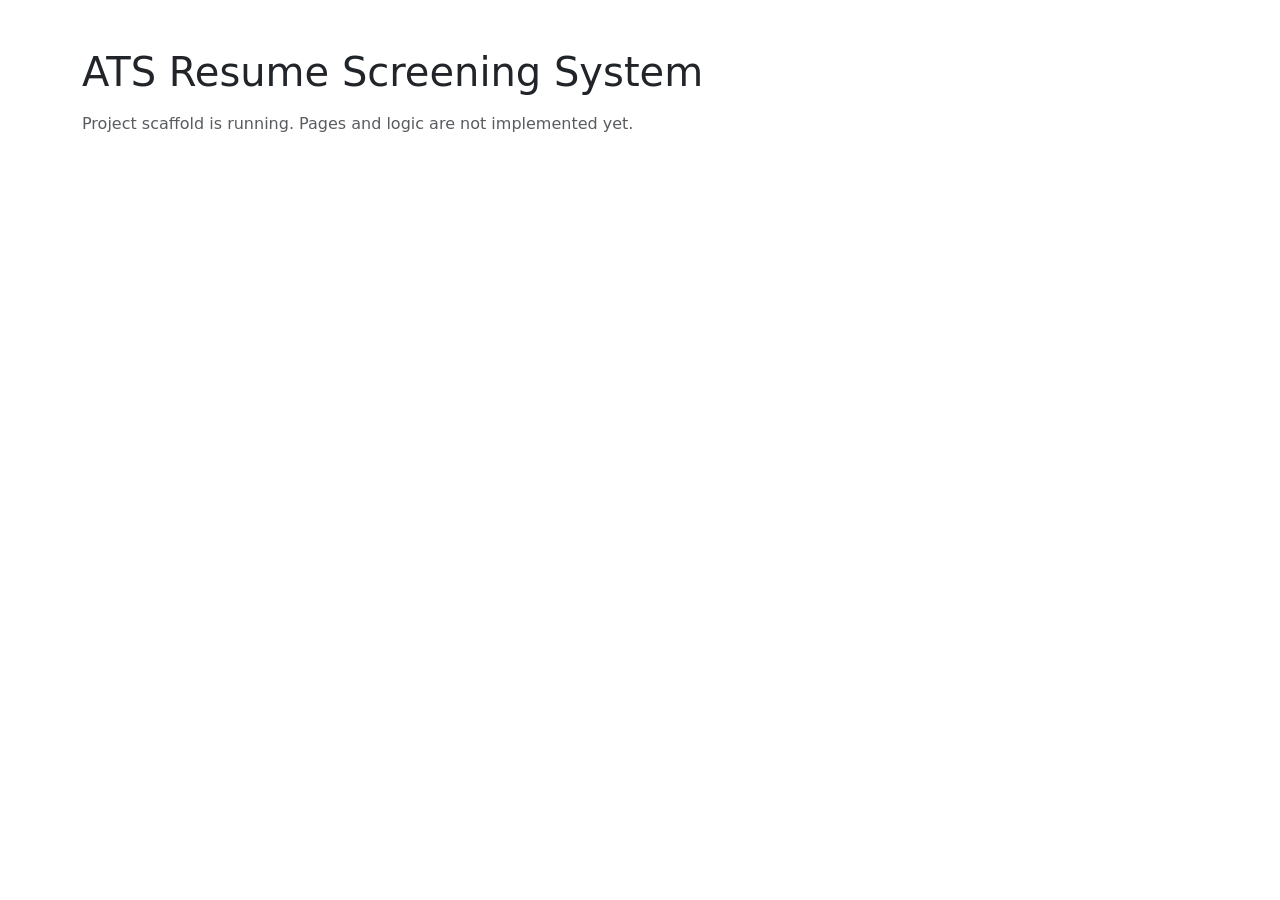
<file: templates/index.html>
<!DOCTYPE html>
<html lang="en">
<head>
    <meta charset="UTF-8">
    <meta name="viewport" content="width=device-width, initial-scale=1.0">
    <title>ATS Resume Screening System</title>
    <link href="https://cdn.jsdelivr.net/npm/bootstrap@5.3.3/dist/css/bootstrap.min.css" rel="stylesheet">
    <link rel="stylesheet" href="/static/css/style.css">
</head>
<body>
    <div class="container py-5">
        <h1 class="mb-3">ATS Resume Screening System</h1>
        <p class="text-muted">Project scaffold is running. Pages and logic are not implemented yet.</p>
    </div>

    <script src="https://cdn.jsdelivr.net/npm/bootstrap@5.3.3/dist/js/bootstrap.bundle.min.js"></script>
    <script src="/static/js/api.js"></script>
</body>
</html>
</file>
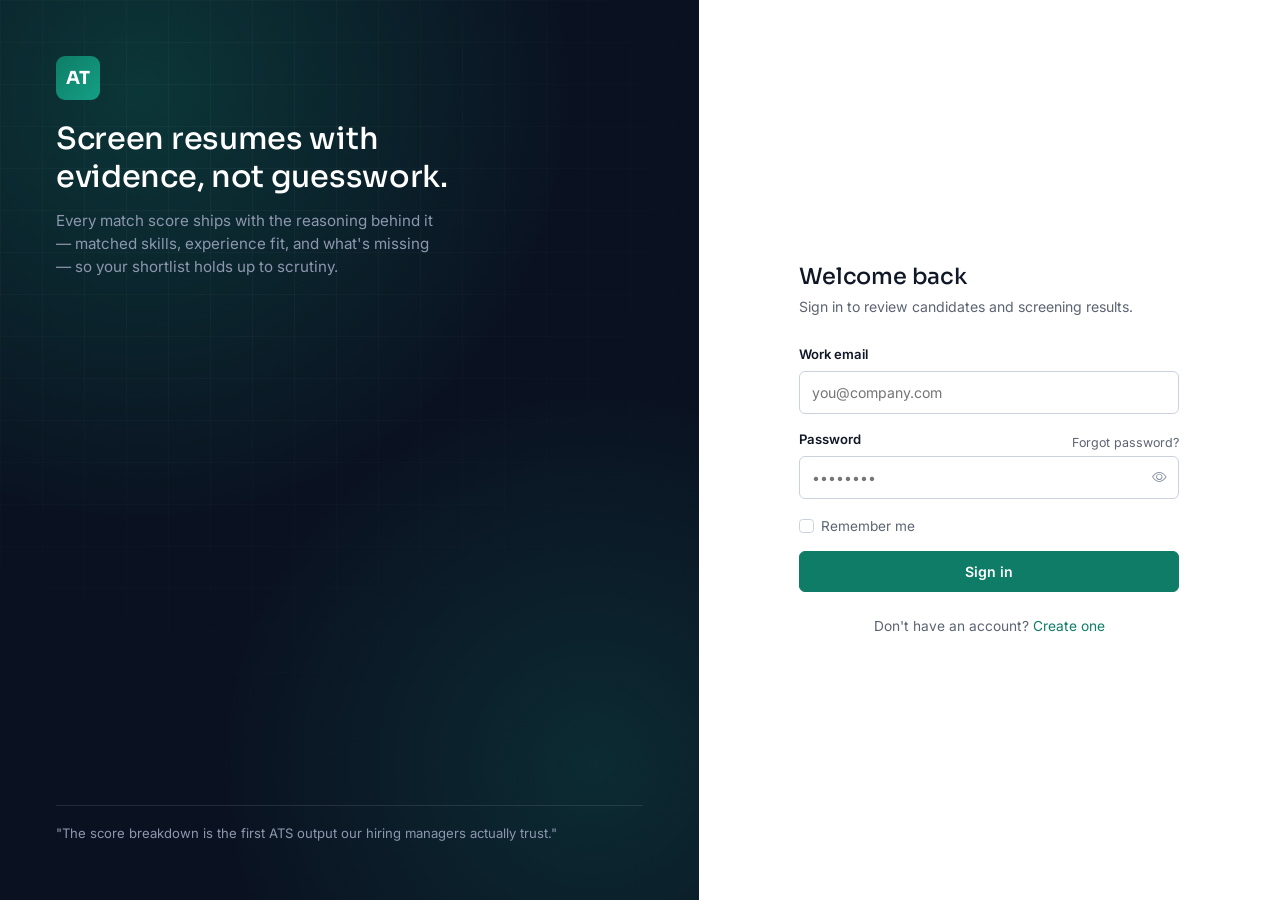
<file: frontend/candidate-result.html>
<!DOCTYPE html>
<html lang="en">
<head>
<meta charset="UTF-8">
<meta name="viewport" content="width=device-width, initial-scale=1.0">
<title>Candidate Result · ATS Screen</title>
<link rel="preconnect" href="https://fonts.googleapis.com">
<link href="https://fonts.googleapis.com/css2?family=Sora:wght@500;600;700&family=Inter:wght@400;500;600;700&family=IBM+Plex+Mono:wght@500;600&display=swap" rel="stylesheet">
<link href="https://cdn.jsdelivr.net/npm/bootstrap@5.3.3/dist/css/bootstrap.min.css" rel="stylesheet">
<link href="https://cdn.jsdelivr.net/npm/bootstrap-icons@1.11.3/font/bootstrap-icons.css" rel="stylesheet">
<link rel="stylesheet" href="css/style.css">
</head>
<body data-page="results" data-page-title="Candidate Result">

<div class="app-shell">
  <div id="sidebar-root"></div>

  <div class="app-main">
    <div id="navbar-root"></div>

    <main class="app-content">
      <a href="results.html" class="btn-ghost-sm mb-3 d-inline-flex"><i class="bi bi-arrow-left me-1"></i> Back to results</a>

      <div class="page-header d-flex flex-wrap align-items-start justify-content-between gap-3">
        <div class="d-flex align-items-center gap-3">
          <div class="sidebar-avatar" style="width:52px;height:52px;font-size:1.1rem; background:var(--brand-teal-tint); color:var(--brand-teal-dark);" id="candidateAvatar"></div>
          <div>
            <h1 class="mb-1" id="candidateName">—</h1>
            <p class="mb-0" id="candidateMeta">—</p>
          </div>
        </div>
        <span id="candidateStatusBadge"></span>
      </div>

      <div class="row g-3">
        <!-- ATS Score card -->
        <div class="col-lg-5">
          <div class="section-card h-100">
            <div class="section-card__header">
              <h2>ATS match score</h2>
            </div>
            <div class="section-card__body">
              <div class="d-flex justify-content-center mb-4" id="scoreGaugeContainer"></div>

              <div class="d-flex flex-column gap-3" id="scoreProgressBars">
                <!-- injected: semantic / skills / experience progress bars -->
              </div>
            </div>
          </div>
        </div>

        <!-- Skills card -->
        <div class="col-lg-7">
          <div class="section-card h-100">
            <div class="section-card__header">
              <h2>Skills match</h2>
              <span class="badge-c badge-neutral" id="skillsMatchSummary">—</span>
            </div>
            <div class="section-card__body">
              <div class="progress mb-1" style="height:8px; background:var(--border);">
                <div class="progress-bar" id="skillsProgressBar" role="progressbar" style="width:0%; background-color:var(--brand-teal);"></div>
              </div>
              <p class="form-hint mb-4">Share of required skills found in this resume.</p>

              <h3 class="fs-6 mb-2">Matching skills</h3>
              <div class="mb-4" id="matchingSkillsList"></div>

              <h3 class="fs-6 mb-2">Missing skills</h3>
              <div id="missingSkillsList"></div>
            </div>
          </div>
        </div>
      </div>

      <div class="row g-3 mt-1">
        <!-- Recommendation card -->
        <div class="col-lg-6">
          <div class="section-card h-100">
            <div class="section-card__header">
              <h2>Recommendation</h2>
            </div>
            <div class="section-card__body" id="recommendationList">
              <!-- injected by candidate-result.js -->
            </div>
          </div>
        </div>

        <!-- Resume Summary card -->
        <div class="col-lg-6">
          <div class="section-card h-100">
            <div class="section-card__header">
              <h2>Resume summary</h2>
            </div>
            <div class="section-card__body">
              <p class="text-secondary-c mb-0" id="resumeSummaryText" style="font-size:0.88rem; line-height:1.7;">—</p>
            </div>
          </div>
        </div>
      </div>

      <div class="row g-3 mt-1">
        <div class="col-12">
          <div class="section-card">
            <div class="section-card__body d-flex flex-wrap align-items-center justify-content-between gap-3">
              <p class="text-secondary-c mb-0" style="font-size:0.86rem;">Update this candidate's status once you've reviewed the details above.</p>
              <div class="d-flex gap-2">
                <button class="btn-outline-brand" id="rejectBtn"><i class="bi bi-x-lg me-1"></i> Reject</button>
                <button class="btn-brand" id="shortlistBtn"><i class="bi bi-check-lg me-1"></i> Shortlist</button>
              </div>
            </div>
          </div>
        </div>
      </div>
    </main>
  </div>
</div>

<script src="https://cdn.jsdelivr.net/npm/bootstrap@5.3.3/dist/js/bootstrap.bundle.min.js"></script>
<script src="js/api.js"></script>
<script src="js/components.js"></script>
<script src="js/candidate-result.js"></script>
</body>
</html>
</file>
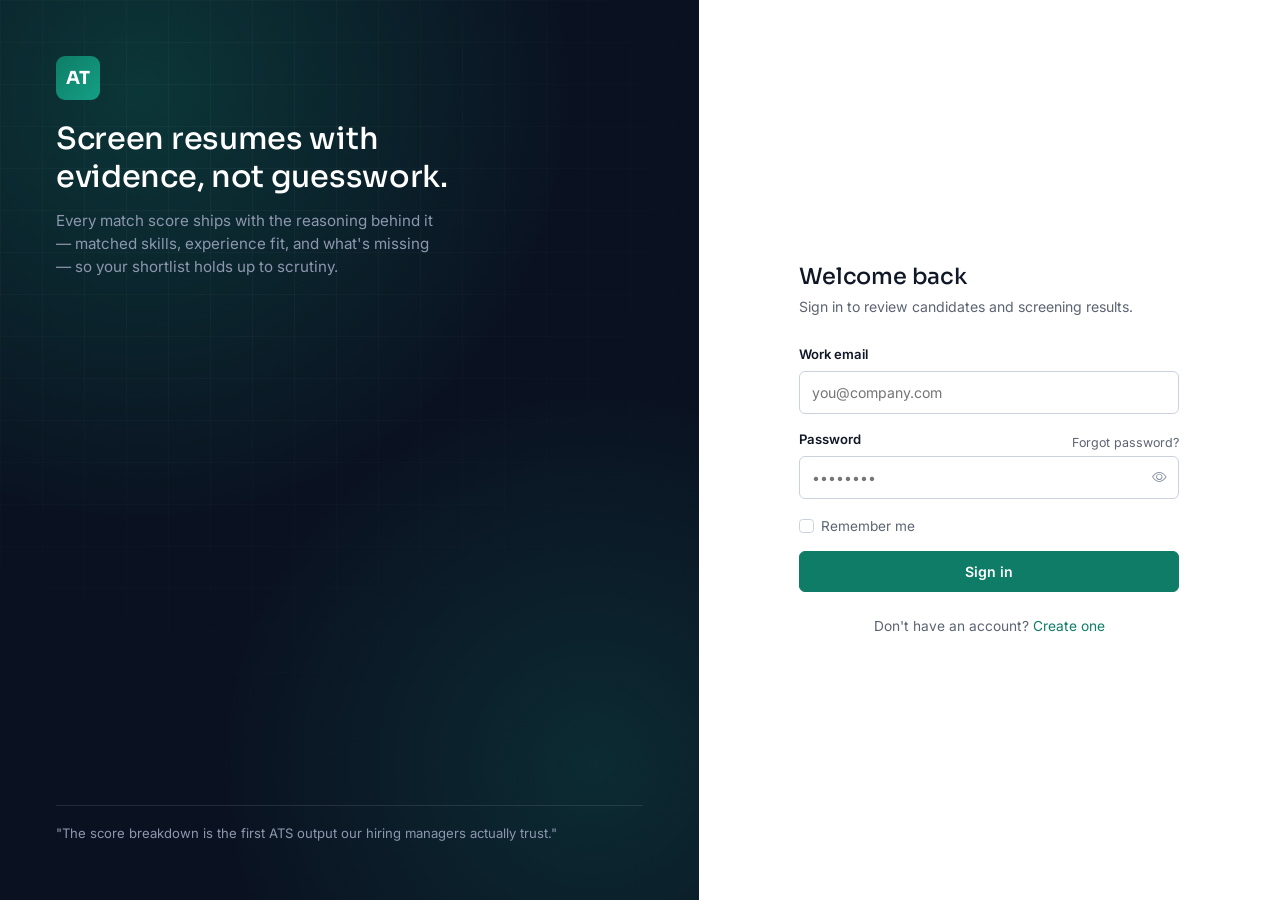
<file: frontend/dashboard.html>
<!DOCTYPE html>
<html lang="en">
<head>
<meta charset="UTF-8">
<meta name="viewport" content="width=device-width, initial-scale=1.0">
<title>Dashboard · ATS Screen</title>
<link rel="preconnect" href="https://fonts.googleapis.com">
<link href="https://fonts.googleapis.com/css2?family=Sora:wght@500;600;700&family=Inter:wght@400;500;600;700&family=IBM+Plex+Mono:wght@500;600&display=swap" rel="stylesheet">
<link href="https://cdn.jsdelivr.net/npm/bootstrap@5.3.3/dist/css/bootstrap.min.css" rel="stylesheet">
<link href="https://cdn.jsdelivr.net/npm/bootstrap-icons@1.11.3/font/bootstrap-icons.css" rel="stylesheet">
<link rel="stylesheet" href="css/style.css">
</head>
<body data-page="dashboard" data-page-title="Dashboard">

<div class="app-shell">
  <div id="sidebar-root"></div>

  <div class="app-main">
    <div id="navbar-root"></div>

    <main class="app-content">
      <div class="page-header">
        <h1>Good to see you 👋</h1>
        <p>Here's how your open roles are performing today.</p>
      </div>

      <div class="row g-3 mb-4" id="statsRow">
        <!-- stat tiles injected by dashboard.js -->
      </div>

      <div class="row g-3">
        <div class="col-lg-7">
          <div class="section-card h-100">
            <div class="section-card__header">
              <h2>Top candidates this week</h2>
              <a href="results.html" class="btn-ghost-sm">View all <i class="bi bi-arrow-right ms-1"></i></a>
            </div>
            <div class="section-card__body" id="topCandidatesList">
              <!-- injected by dashboard.js -->
            </div>
          </div>
        </div>

        <div class="col-lg-5">
          <div class="section-card h-100">
            <div class="section-card__header">
              <h2>Recent activity</h2>
            </div>
            <div class="section-card__body" id="activityList">
              <!-- injected by dashboard.js -->
            </div>
          </div>
        </div>
      </div>

      <div class="row g-3 mt-1">
        <div class="col-12">
          <div class="section-card">
            <div class="section-card__header">
              <h2>Recent resumes</h2>
              <a href="upload-resume.html" class="btn-ghost-sm">Upload more <i class="bi bi-arrow-right ms-1"></i></a>
            </div>
            <div class="table-responsive">
              <table class="table-c">
                <thead>
                  <tr>
                    <th>Candidate</th>
                    <th>Resume</th>
                    <th>Applied for</th>
                    <th>Uploaded</th>
                    <th>Status</th>
                  </tr>
                </thead>
                <tbody id="recentResumesTableBody">
                  <!-- injected by dashboard.js -->
                </tbody>
              </table>
            </div>
          </div>
        </div>
      </div>

      <div class="row g-3 mt-1">
        <div class="col-12">
          <div class="section-card">
            <div class="section-card__body d-flex flex-wrap align-items-center justify-content-between gap-3">
              <div>
                <h2 class="mb-1" style="font-size:1rem;">Ready to screen more candidates?</h2>
                <p class="text-secondary-c mb-0" style="font-size:0.86rem;">Upload resumes or post a new job description to keep your pipeline moving.</p>
              </div>
              <div class="d-flex gap-2">
                <a href="upload-resume.html" class="btn-outline-brand"><i class="bi bi-file-earmark-arrow-up me-1"></i> Upload Resume</a>
                <a href="post-job.html" class="btn-brand"><i class="bi bi-briefcase me-1"></i> Post Job</a>
              </div>
            </div>
          </div>
        </div>
      </div>
    </main>
  </div>
</div>

<script src="https://cdn.jsdelivr.net/npm/bootstrap@5.3.3/dist/js/bootstrap.bundle.min.js"></script>
<script src="js/api.js"></script>
<script src="js/components.js"></script>
<script src="js/dashboard.js"></script>
</body>
</html>
</file>
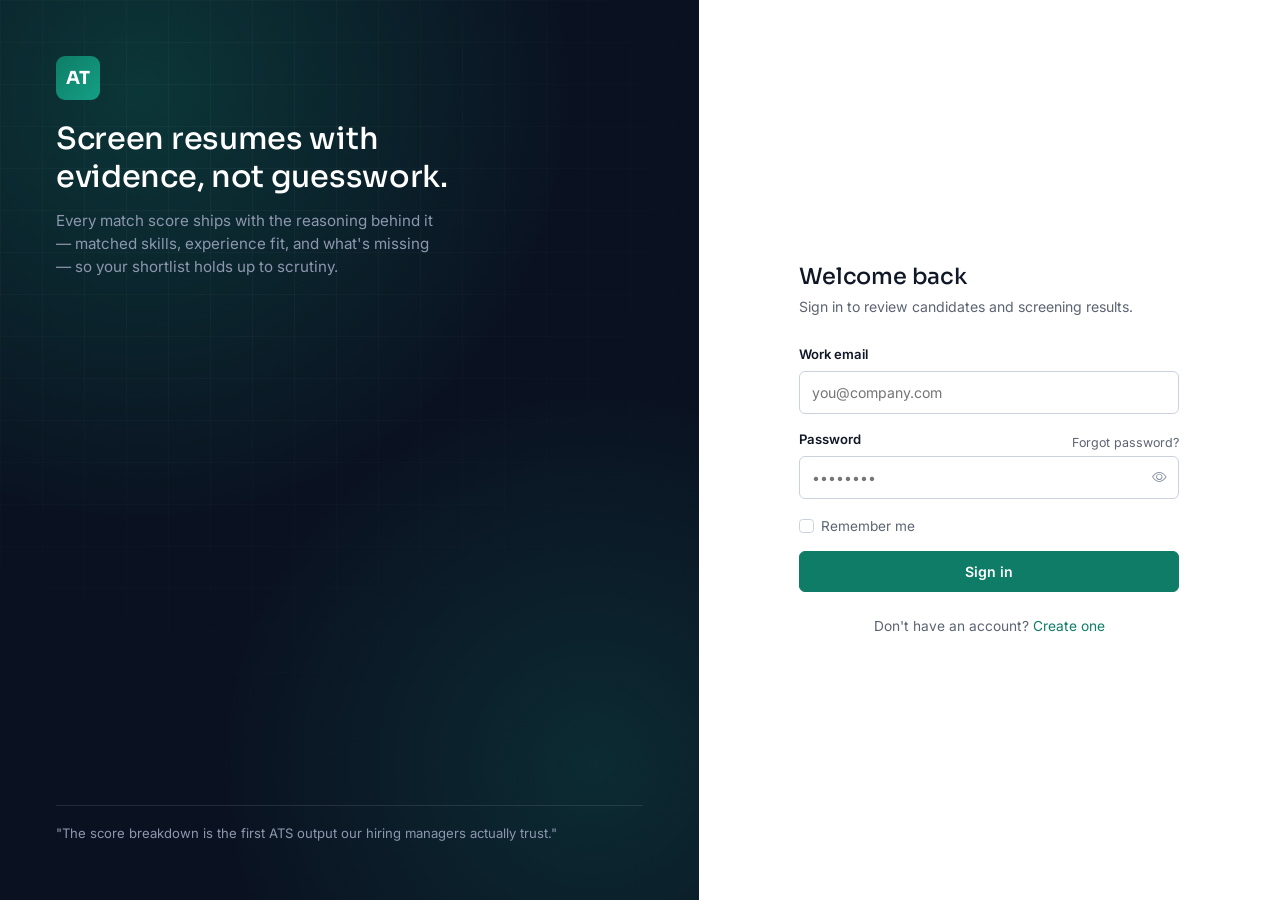
<file: frontend/login.html>
<!DOCTYPE html>
<html lang="en">
<head>
<meta charset="UTF-8">
<meta name="viewport" content="width=device-width, initial-scale=1.0">
<title>Sign in · ATS Screen</title>
<link rel="preconnect" href="https://fonts.googleapis.com">
<link href="https://fonts.googleapis.com/css2?family=Sora:wght@500;600;700&family=Inter:wght@400;500;600;700&family=IBM+Plex+Mono:wght@500;600&display=swap" rel="stylesheet">
<link href="https://cdn.jsdelivr.net/npm/bootstrap@5.3.3/dist/css/bootstrap.min.css" rel="stylesheet">
<link href="https://cdn.jsdelivr.net/npm/bootstrap-icons@1.11.3/font/bootstrap-icons.css" rel="stylesheet">
<link rel="stylesheet" href="css/style.css">
</head>
<body>

<div class="auth-shell">
  <!-- Brand panel (hidden on mobile) -->
  <div class="auth-brand-panel">
    <div class="auth-brand-panel__content">
      <div class="sidebar-brand__mark">AT</div>
      <h2>Screen resumes with evidence, not guesswork.</h2>
      <p>Every match score ships with the reasoning behind it — matched skills, experience fit, and what's missing — so your shortlist holds up to scrutiny.</p>
    </div>
    <div class="auth-quote">
      "The score breakdown is the first ATS output our hiring managers actually trust."
    </div>
  </div>

  <!-- Form panel -->
  <div class="auth-form-panel">
    <div class="auth-form-card">
      <div class="mobile-brand">
        <div class="sidebar-brand__mark">AT</div>
        <div class="sidebar-brand__text">ATS Screen</div>
      </div>

      <h1>Welcome back</h1>
      <p>Sign in to review candidates and screening results.</p>

      <div class="auth-alert" id="authAlert" role="alert"></div>

      <form id="loginForm" novalidate>
        <div class="mb-3">
          <label for="loginEmail" class="form-label-c">Work email</label>
          <input type="email" class="form-control-c" id="loginEmail" placeholder="you@company.com" autocomplete="email" required>
        </div>
        <div class="mb-3">
          <div class="d-flex justify-content-between align-items-center">
            <label for="loginPassword" class="form-label-c">Password</label>
            <a href="#" class="small text-secondary-c" style="font-size:0.78rem;">Forgot password?</a>
          </div>
          <div class="password-field">
            <input type="password" class="form-control-c" id="loginPassword" placeholder="••••••••" autocomplete="current-password" required>
            <button type="button" class="password-toggle-btn" id="loginPasswordToggle" aria-label="Show password" aria-pressed="false">
              <i class="bi bi-eye"></i>
            </button>
          </div>
        </div>

        <div class="form-check mb-1">
          <input class="form-check-input" type="checkbox" id="rememberMeCheckbox">
          <label class="form-check-label" for="rememberMeCheckbox" style="font-size:0.85rem; color:var(--text-secondary);">
            Remember me
          </label>
        </div>

        <button type="submit" class="btn-brand w-100 mt-2" id="loginSubmitBtn">Sign in</button>
      </form>

      <p class="text-center text-secondary-c mt-4 mb-0" style="font-size:0.86rem;">
        Don't have an account? <a href="register.html">Create one</a>
      </p>
    </div>
  </div>
</div>

<script src="https://cdn.jsdelivr.net/npm/bootstrap@5.3.3/dist/js/bootstrap.bundle.min.js"></script>
<script src="js/api.js"></script>
<script src="js/auth.js"></script>
</body>
</html>
</file>
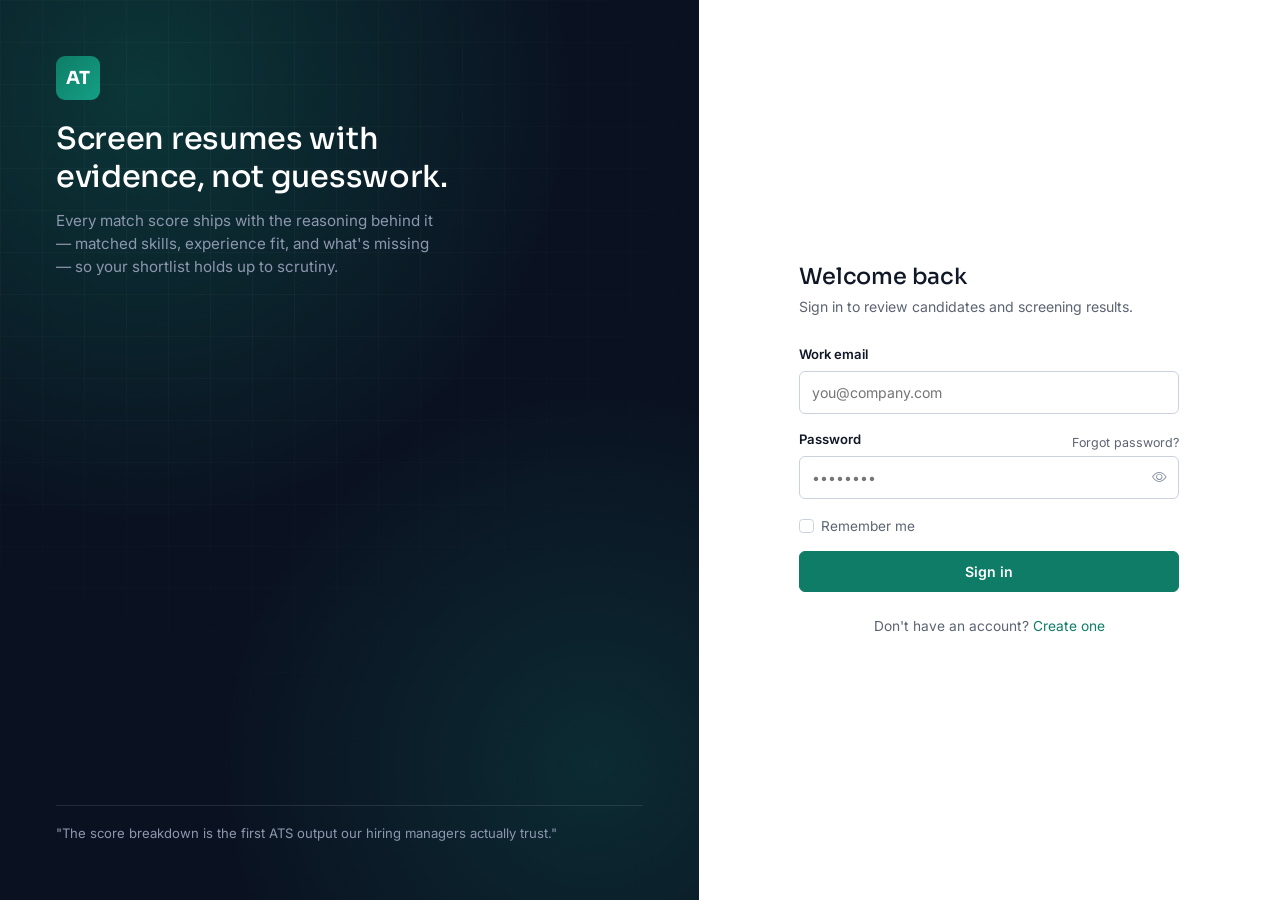
<file: frontend/post-job.html>
<!DOCTYPE html>
<html lang="en">
<head>
<meta charset="UTF-8">
<meta name="viewport" content="width=device-width, initial-scale=1.0">
<title>Post Job · ATS Screen</title>
<link rel="preconnect" href="https://fonts.googleapis.com">
<link href="https://fonts.googleapis.com/css2?family=Sora:wght@500;600;700&family=Inter:wght@400;500;600;700&family=IBM+Plex+Mono:wght@500;600&display=swap" rel="stylesheet">
<link href="https://cdn.jsdelivr.net/npm/bootstrap@5.3.3/dist/css/bootstrap.min.css" rel="stylesheet">
<link href="https://cdn.jsdelivr.net/npm/bootstrap-icons@1.11.3/font/bootstrap-icons.css" rel="stylesheet">
<link rel="stylesheet" href="css/style.css">
</head>
<body data-page="post-job" data-page-title="Post Job">

<div class="app-shell">
  <div id="sidebar-root"></div>

  <div class="app-main">
    <div id="navbar-root"></div>

    <main class="app-content">
      <div class="page-header">
        <h1>Post a job description</h1>
        <p>Define the role once — every uploaded resume gets scored against it automatically.</p>
      </div>

      <div class="row g-3">
        <div class="col-lg-8">
          <div class="section-card">
            <div class="section-card__body">
              <div class="auth-alert" id="jobFormAlert" role="alert"></div>

              <form id="postJobForm" novalidate>
                <div class="mb-3">
                  <label for="jobTitle" class="form-label-c">Job title</label>
                  <input type="text" class="form-control-c" id="jobTitle" placeholder="e.g. Senior Backend Engineer" required>
                </div>

                <div class="row g-3 mb-3">
                  <div class="col-md-6">
                    <label for="jobDepartment" class="form-label-c">Department</label>
                    <input type="text" class="form-control-c" id="jobDepartment" placeholder="e.g. Engineering">
                  </div>
                  <div class="col-md-6">
                    <label for="jobMinExperience" class="form-label-c">Minimum experience (years)</label>
                    <input type="number" min="0" step="0.5" class="form-control-c" id="jobMinExperience" placeholder="e.g. 3">
                  </div>
                </div>

                <div class="mb-3">
                  <label for="jobEducation" class="form-label-c">Required education <span class="text-muted-c">(optional)</span></label>
                  <input type="text" class="form-control-c" id="jobEducation" placeholder="e.g. B.Tech in Computer Science">
                </div>

                <div class="mb-3">
                  <label for="jobDescription" class="form-label-c">Job description</label>
                  <textarea class="form-control-c" id="jobDescription" rows="7" placeholder="Describe responsibilities, requirements, and what success looks like in this role..." required></textarea>
                </div>

                <div class="mb-1">
                  <label for="skillInput" class="form-label-c">Required skills</label>
                  <div class="tag-input" id="tagInputWrapper">
                    <span id="tagChips"></span>
                    <input type="text" id="skillInput" placeholder="Type a skill and press Enter">
                  </div>
                  <p class="form-hint">Press Enter or comma to add a skill, e.g. Python, Docker, REST APIs.</p>
                </div>

                <div class="d-flex justify-content-end gap-2 mt-4">
                  <a href="dashboard.html" class="btn-outline-brand">Cancel</a>
                  <button type="submit" class="btn-brand" id="postJobSubmitBtn"><i class="bi bi-send me-1"></i> Publish job</button>
                </div>
              </form>
            </div>
          </div>
        </div>

        <div class="col-lg-4">
          <div class="section-card">
            <div class="section-card__header">
              <h2>Why skills matter</h2>
            </div>
            <div class="section-card__body">
              <p class="text-secondary-c" style="font-size:0.85rem;">
                Skills you list here become the basis for each candidate's match score — the AI engine compares
                required skills against what it finds in each resume, and shows exactly which ones matched and which
                are missing on the Results page.
              </p>
              <div class="d-flex align-items-start gap-2 mt-3">
                <i class="bi bi-info-circle text-secondary-c mt-1"></i>
                <p class="text-secondary-c mb-0" style="font-size:0.8rem;">Be specific — "React" and "Frontend development" produce different match signals.</p>
              </div>
            </div>
          </div>
        </div>
      </div>
    </main>
  </div>
</div>

<script src="https://cdn.jsdelivr.net/npm/bootstrap@5.3.3/dist/js/bootstrap.bundle.min.js"></script>
<script src="js/api.js"></script>
<script src="js/components.js"></script>
<script src="js/post-job.js"></script>
</body>
</html>
</file>
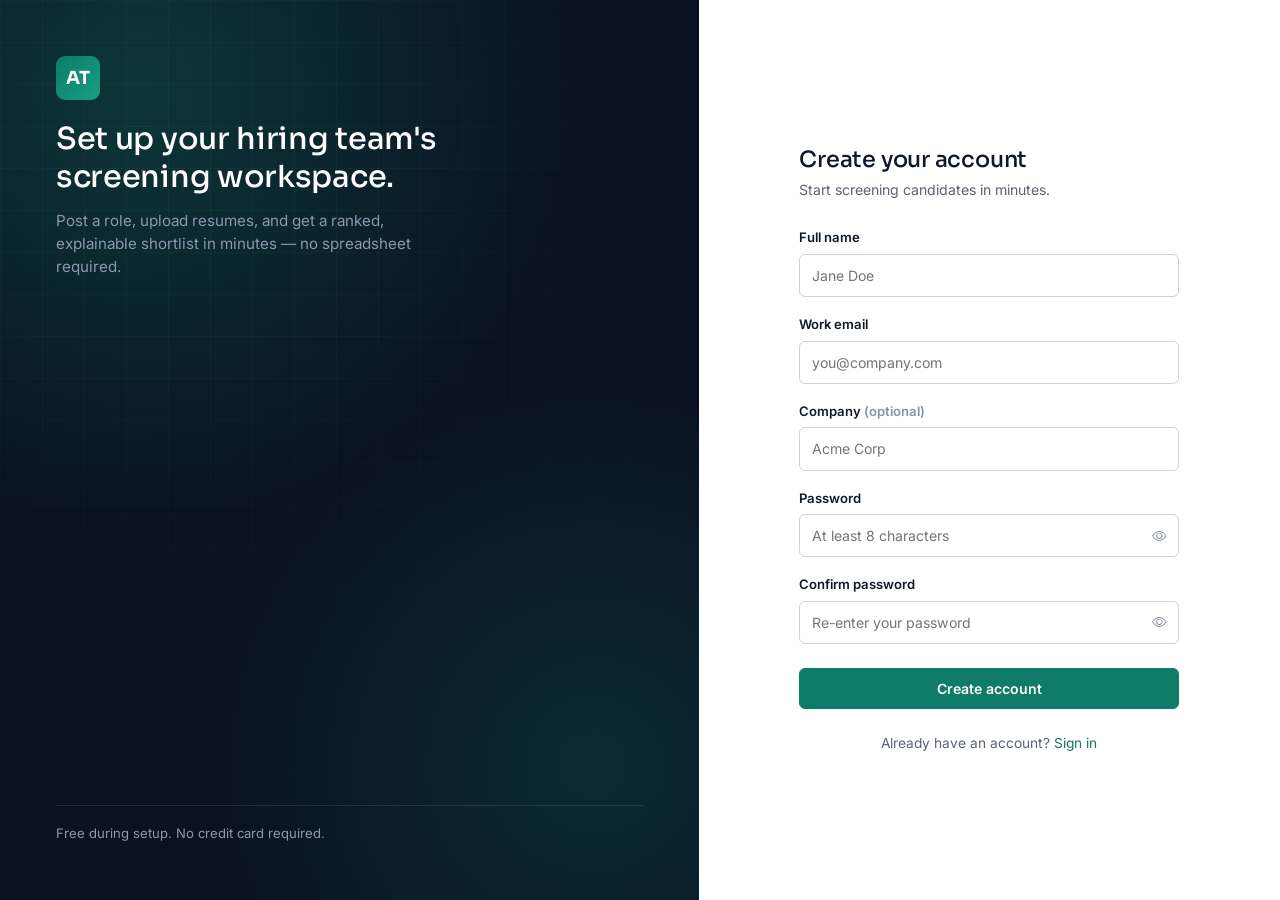
<file: frontend/register.html>
<!DOCTYPE html>
<html lang="en">
<head>
<meta charset="UTF-8">
<meta name="viewport" content="width=device-width, initial-scale=1.0">
<title>Create account · ATS Screen</title>
<link rel="preconnect" href="https://fonts.googleapis.com">
<link href="https://fonts.googleapis.com/css2?family=Sora:wght@500;600;700&family=Inter:wght@400;500;600;700&family=IBM+Plex+Mono:wght@500;600&display=swap" rel="stylesheet">
<link href="https://cdn.jsdelivr.net/npm/bootstrap@5.3.3/dist/css/bootstrap.min.css" rel="stylesheet">
<link href="https://cdn.jsdelivr.net/npm/bootstrap-icons@1.11.3/font/bootstrap-icons.css" rel="stylesheet">
<link rel="stylesheet" href="css/style.css">
</head>
<body>

<div class="auth-shell">
  <div class="auth-brand-panel">
    <div class="auth-brand-panel__content">
      <div class="sidebar-brand__mark">AT</div>
      <h2>Set up your hiring team's screening workspace.</h2>
      <p>Post a role, upload resumes, and get a ranked, explainable shortlist in minutes — no spreadsheet required.</p>
    </div>
    <div class="auth-quote">
      Free during setup. No credit card required.
    </div>
  </div>

  <div class="auth-form-panel">
    <div class="auth-form-card">
      <div class="mobile-brand">
        <div class="sidebar-brand__mark">AT</div>
        <div class="sidebar-brand__text">ATS Screen</div>
      </div>

      <h1>Create your account</h1>
      <p>Start screening candidates in minutes.</p>

      <div class="auth-alert" id="authAlert" role="alert"></div>

      <form id="registerForm" novalidate>
        <div class="mb-3">
          <label for="registerName" class="form-label-c">Full name</label>
          <input type="text" class="form-control-c" id="registerName" placeholder="Jane Doe" autocomplete="name" required>
        </div>
        <div class="mb-3">
          <label for="registerEmail" class="form-label-c">Work email</label>
          <input type="email" class="form-control-c" id="registerEmail" placeholder="you@company.com" autocomplete="email" required>
        </div>
        <div class="mb-3">
          <label for="registerCompany" class="form-label-c">Company <span class="text-muted-c">(optional)</span></label>
          <input type="text" class="form-control-c" id="registerCompany" placeholder="Acme Corp" autocomplete="organization">
        </div>
        <div class="mb-3">
          <label for="registerPassword" class="form-label-c">Password</label>
          <div class="password-field">
            <input type="password" class="form-control-c" id="registerPassword" placeholder="At least 8 characters" autocomplete="new-password" required>
            <button type="button" class="password-toggle-btn" id="registerPasswordToggle" aria-label="Show password" aria-pressed="false">
              <i class="bi bi-eye"></i>
            </button>
          </div>
        </div>
        <div class="mb-3">
          <label for="registerConfirmPassword" class="form-label-c">Confirm password</label>
          <div class="password-field">
            <input type="password" class="form-control-c" id="registerConfirmPassword" placeholder="Re-enter your password" autocomplete="new-password" required>
            <button type="button" class="password-toggle-btn" id="registerConfirmPasswordToggle" aria-label="Show password" aria-pressed="false">
              <i class="bi bi-eye"></i>
            </button>
          </div>
        </div>

        <button type="submit" class="btn-brand w-100 mt-2" id="registerSubmitBtn">Create account</button>
      </form>

      <p class="text-center text-secondary-c mt-4 mb-0" style="font-size:0.86rem;">
        Already have an account? <a href="login.html">Sign in</a>
      </p>
    </div>
  </div>
</div>

<script src="https://cdn.jsdelivr.net/npm/bootstrap@5.3.3/dist/js/bootstrap.bundle.min.js"></script>
<script src="js/api.js"></script>
<script src="js/auth.js"></script>
</body>
</html>
</file>
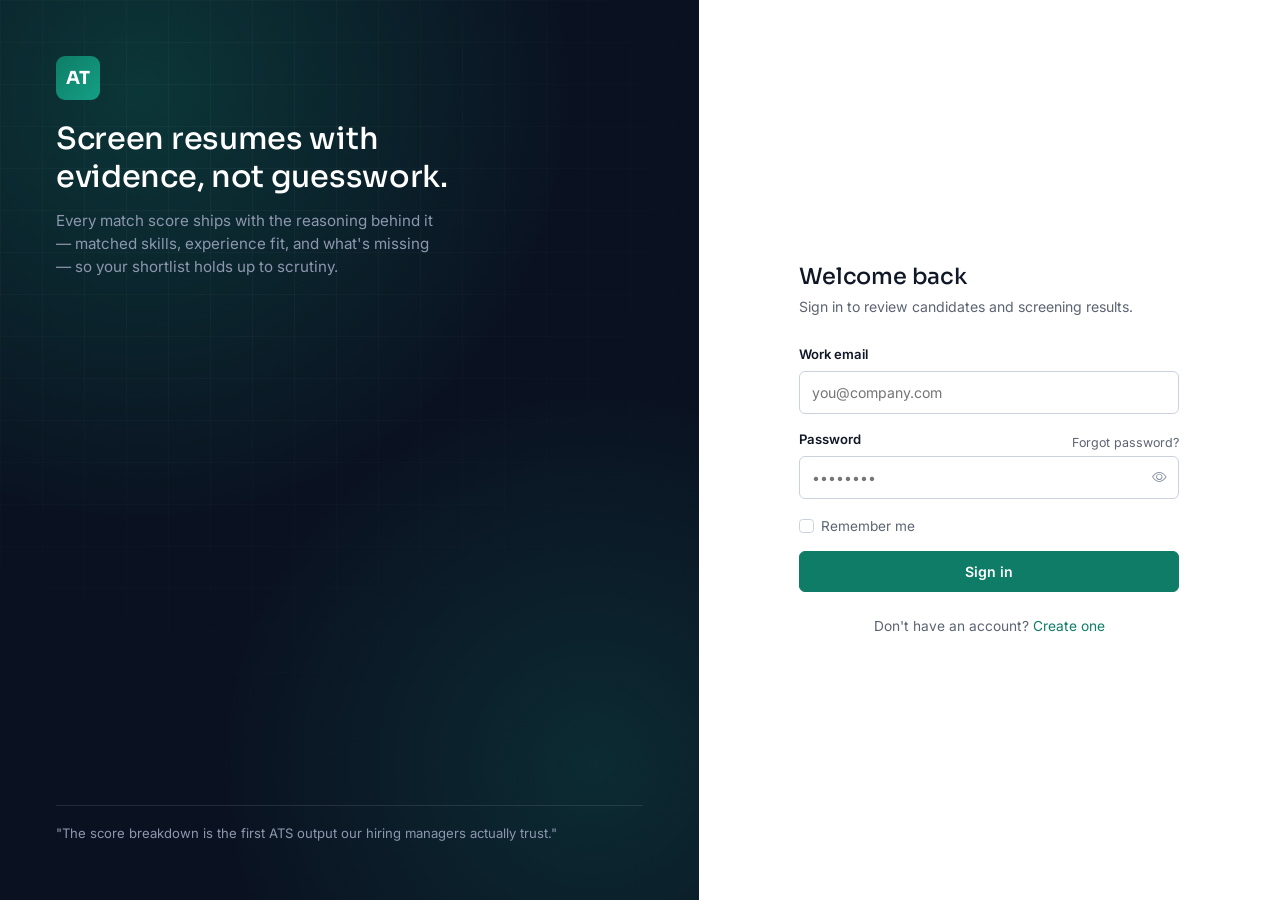
<file: frontend/results.html>
<!DOCTYPE html>
<html lang="en">
<head>
<meta charset="UTF-8">
<meta name="viewport" content="width=device-width, initial-scale=1.0">
<title>Screening Results · ATS Screen</title>
<link rel="preconnect" href="https://fonts.googleapis.com">
<link href="https://fonts.googleapis.com/css2?family=Sora:wght@500;600;700&family=Inter:wght@400;500;600;700&family=IBM+Plex+Mono:wght@500;600&display=swap" rel="stylesheet">
<link href="https://cdn.jsdelivr.net/npm/bootstrap@5.3.3/dist/css/bootstrap.min.css" rel="stylesheet">
<link href="https://cdn.jsdelivr.net/npm/bootstrap-icons@1.11.3/font/bootstrap-icons.css" rel="stylesheet">
<link rel="stylesheet" href="css/style.css">
</head>
<body data-page="results" data-page-title="Screening Results">

<div class="app-shell">
  <div id="sidebar-root"></div>

  <div class="app-main">
    <div id="navbar-root"></div>

    <main class="app-content">
      <div class="page-header d-flex flex-wrap align-items-end justify-content-between gap-2">
        <div>
          <h1>Backend Engineer</h1>
          <p>Ranked candidates for this role, sorted by match score.</p>
        </div>
        <span class="badge-c badge-neutral" id="resultsCount">— candidates</span>
      </div>

      <div class="section-card">
        <div class="section-card__body pb-0">
          <div class="filter-bar">
            <button class="filter-pill active" data-filter="all">All</button>
            <button class="filter-pill" data-filter="shortlisted">Shortlisted</button>
            <button class="filter-pill" data-filter="pending">Pending</button>
            <button class="filter-pill" data-filter="rejected">Rejected</button>

            <div class="ms-auto d-flex gap-2 flex-wrap">
              <div class="navbar-search" style="display:block; max-width:220px;">
                <i class="bi bi-search"></i>
                <input type="text" id="resultsSearchInput" placeholder="Search candidates...">
              </div>
              <select class="form-select-c" id="sortSelect" style="width:auto;">
                <option value="score-desc">Highest score first</option>
                <option value="score-asc">Lowest score first</option>
              </select>
            </div>
          </div>
        </div>

        <div class="table-responsive">
          <table class="table-c">
            <thead>
              <tr>
                <th style="width:110px;">Match score</th>
                <th>Candidate</th>
                <th>Skills</th>
                <th style="width:130px;">Status</th>
                <th style="width:100px;" class="text-end">Actions</th>
              </tr>
            </thead>
            <tbody id="resultsTableBody"></tbody>
          </table>
        </div>

        <div class="empty-state" id="resultsEmptyState" style="display:none;">
          <div class="empty-state__icon"><i class="bi bi-search"></i></div>
          <h3>No candidates match this filter</h3>
          <p>Try a different status filter, or upload more resumes to this job.</p>
        </div>
      </div>
    </main>
  </div>
</div>

<script src="https://cdn.jsdelivr.net/npm/bootstrap@5.3.3/dist/js/bootstrap.bundle.min.js"></script>
<script src="js/api.js"></script>
<script src="js/components.js"></script>
<script src="js/results.js"></script>
</body>
</html>
</file>
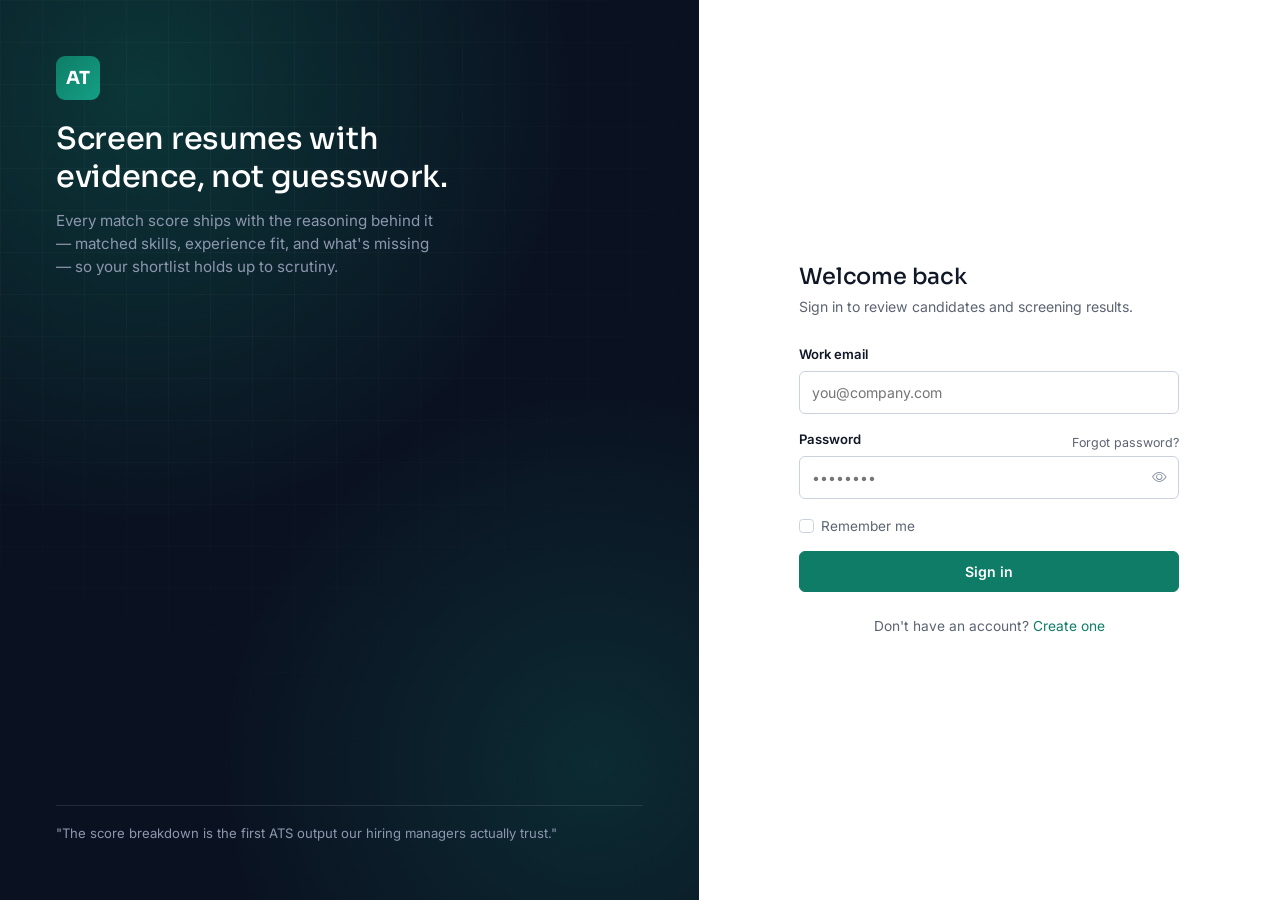
<file: frontend/upload-resume.html>
<!DOCTYPE html>
<html lang="en">
<head>
<meta charset="UTF-8">
<meta name="viewport" content="width=device-width, initial-scale=1.0">
<title>Upload Resume · ATS Screen</title>
<link rel="preconnect" href="https://fonts.googleapis.com">
<link href="https://fonts.googleapis.com/css2?family=Sora:wght@500;600;700&family=Inter:wght@400;500;600;700&family=IBM+Plex+Mono:wght@500;600&display=swap" rel="stylesheet">
<link href="https://cdn.jsdelivr.net/npm/bootstrap@5.3.3/dist/css/bootstrap.min.css" rel="stylesheet">
<link href="https://cdn.jsdelivr.net/npm/bootstrap-icons@1.11.3/font/bootstrap-icons.css" rel="stylesheet">
<link rel="stylesheet" href="css/style.css">
</head>
<body data-page="upload-resume" data-page-title="Upload Resume">

<div class="app-shell">
  <div id="sidebar-root"></div>

  <div class="app-main">
    <div id="navbar-root"></div>

    <main class="app-content">
      <div class="page-header">
        <h1>Upload resumes</h1>
        <p>Add candidate resumes to your pipeline. PDF and DOCX supported, up to 10 MB each.</p>
      </div>

      <div class="row g-3">
        <div class="col-lg-4">
          <div class="section-card">
            <div class="section-card__header">
              <h2>Candidate details</h2>
            </div>
            <div class="section-card__body">
              <p class="text-secondary-c" style="font-size:0.82rem;">Optional — attach a name and email so uploaded resumes are linked to the right candidate profile.</p>
              <div class="mb-3">
                <label for="candidateNameInput" class="form-label-c">Candidate name</label>
                <input type="text" class="form-control-c" id="candidateNameInput" placeholder="e.g. Alex Kim">
              </div>
              <div class="mb-1">
                <label for="candidateEmailInput" class="form-label-c">Candidate email</label>
                <input type="email" class="form-control-c" id="candidateEmailInput" placeholder="alex@example.com">
              </div>
            </div>
          </div>
        </div>

        <div class="col-lg-8">
          <div class="section-card mb-3">
            <div class="section-card__body">
              <div class="dropzone" id="dropzone">
                <div class="dropzone__icon"><i class="bi bi-cloud-arrow-up"></i></div>
                <h3>Drag & drop resumes here</h3>
                <p class="mb-3">PDF, DOCX up to 10 MB</p>
                <button type="button" class="btn-outline-brand" id="browseFilesBtn">
                  <i class="bi bi-folder2-open me-1"></i> Browse files
                </button>
                <input type="file" id="fileInput" accept=".pdf,.docx" multiple hidden>
              </div>
              <div class="form-error" id="uploadError"></div>
            </div>
          </div>

          <div class="section-card">
            <div class="section-card__header">
              <h2>Uploaded files</h2>
            </div>
            <div class="section-card__body">
              <div id="fileList"></div>
              <div class="empty-state" id="uploadEmptyState">
                <div class="empty-state__icon"><i class="bi bi-inbox"></i></div>
                <h3>No resumes uploaded yet</h3>
                <p>Files you upload will appear here with their processing status.</p>
              </div>
            </div>
          </div>
        </div>
      </div>
    </main>
  </div>
</div>

<script src="https://cdn.jsdelivr.net/npm/bootstrap@5.3.3/dist/js/bootstrap.bundle.min.js"></script>
<script src="js/api.js"></script>
<script src="js/components.js"></script>
<script src="js/upload-resume.js"></script>
</body>
</html>
</file>
<file: static/css/style.css>
/* static/css/style.css
   Project-wide custom styles.
   Empty placeholder — styling to be added alongside frontend implementation. */
</file>
<file: frontend/css/style.css>
/* =============================================================================
   ATS Resume Screening System — Frontend Stylesheet
   =============================================================================
   Organized in sections:
   1. Design tokens (colors, type, spacing)
   2. Base / resets
   3. Layout shell (sidebar + navbar + content)
   4. Sidebar
   5. Navbar
   6. Cards & stat tiles
   7. Buttons & forms (Bootstrap overrides)
   8. Tables & badges
   9. Score gauge (signature component)
   10. Auth screens (login/register split layout)
   11. Upload dropzone & skill tag input
   12. Utilities & empty states
   13. Responsive & accessibility
   ============================================================================= */

/* -----------------------------------------------------------------------------
   1. Design tokens
   -------------------------------------------------------------------------- */
:root {
  /* Core palette */
  --ink-950: #0A1120;
  --ink-900: #0E1626;
  --ink-800: #16213A;
  --ink-700: #202D4A;

  --canvas: #F4F6F8;
  --surface: #FFFFFF;
  --border: #E3E7ED;
  --border-strong: #CBD2DE;

  --text-primary: #101828;
  --text-secondary: #5B6472;
  --text-muted: #8A93A3;
  --text-on-ink: #E7EBF3;
  --text-on-ink-muted: #8D97AE;

  --brand-teal: #0E7C66;
  --brand-teal-dark: #0B6353;
  --brand-teal-tint: #E4F3EF;

  --score-good: #0E7C66;
  --score-good-tint: #E4F3EF;
  --score-mid: #C8862B;
  --score-mid-tint: #FBF0DE;
  --score-low: #C4453A;
  --score-low-tint: #FBE8E6;

  /* Type */
  --font-display: 'Sora', 'Segoe UI', sans-serif;
  --font-body: 'Inter', 'Segoe UI', sans-serif;
  --font-mono: 'IBM Plex Mono', 'Courier New', monospace;

  /* Layout */
  --sidebar-width: 264px;
  --navbar-height: 68px;
  --radius-sm: 6px;
  --radius-md: 10px;
  --radius-lg: 16px;
  --shadow-card: 0 1px 2px rgba(16, 24, 40, 0.04), 0 1px 3px rgba(16, 24, 40, 0.06);
  --shadow-raised: 0 4px 12px rgba(16, 24, 40, 0.08), 0 2px 4px rgba(16, 24, 40, 0.06);

  --transition-fast: 150ms ease;
  --transition-base: 220ms ease;
}

@media (prefers-reduced-motion: reduce) {
  *, *::before, *::after {
    animation-duration: 0.001ms !important;
    animation-iteration-count: 1 !important;
    transition-duration: 0.001ms !important;
    scroll-behavior: auto !important;
  }
}

/* -----------------------------------------------------------------------------
   2. Base / resets
   -------------------------------------------------------------------------- */
html, body {
  height: 100%;
}

body {
  font-family: var(--font-body);
  background-color: var(--canvas);
  color: var(--text-primary);
  font-size: 14.5px;
  line-height: 1.5;
  -webkit-font-smoothing: antialiased;
}

h1, h2, h3, h4, h5, h6,
.font-display {
  font-family: var(--font-display);
  color: var(--text-primary);
  letter-spacing: -0.01em;
}

a {
  color: var(--brand-teal);
  text-decoration: none;
}
a:hover { color: var(--brand-teal-dark); }

:focus-visible {
  outline: 2px solid var(--brand-teal);
  outline-offset: 2px;
  border-radius: 4px;
}

.text-mono { font-family: var(--font-mono); }
.text-secondary-c { color: var(--text-secondary) !important; }
.text-muted-c { color: var(--text-muted) !important; }

/* -----------------------------------------------------------------------------
   3. Layout shell
   -------------------------------------------------------------------------- */
.app-shell {
  display: flex;
  min-height: 100vh;
}

.app-main {
  flex: 1;
  min-width: 0;
  display: flex;
  flex-direction: column;
}

@media (min-width: 992px) {
  .app-main {
    margin-left: var(--sidebar-width);
  }
}

.app-content {
  flex: 1;
  padding: 28px 32px 48px;
  max-width: 1400px;
  width: 100%;
}

.page-header {
  margin-bottom: 24px;
}

.page-header h1 {
  font-size: 1.5rem;
  font-weight: 700;
  margin-bottom: 4px;
}

.page-header p {
  color: var(--text-secondary);
  margin-bottom: 0;
  font-size: 0.92rem;
}

/* -----------------------------------------------------------------------------
   4. Sidebar
   -------------------------------------------------------------------------- */
.offcanvas.sidebar {
  width: var(--sidebar-width);
  background:
    radial-gradient(circle at 15% 0%, rgba(14,124,102,0.16), transparent 45%),
    var(--ink-950);
  color: var(--text-on-ink);
  border-right: 1px solid var(--ink-800);
}

@media (min-width: 992px) {
  .offcanvas.sidebar {
    position: fixed;
    top: 0;
    left: 0;
    bottom: 0;
    visibility: visible;
    transform: none;
  }
}

.sidebar-brand {
  display: flex;
  align-items: center;
  gap: 10px;
  padding: 22px 22px 18px;
  border-bottom: 1px solid rgba(255,255,255,0.06);
}

.sidebar-brand__mark {
  width: 34px;
  height: 34px;
  border-radius: 9px;
  background: linear-gradient(135deg, var(--brand-teal), #14A085);
  display: flex;
  align-items: center;
  justify-content: center;
  font-family: var(--font-display);
  font-weight: 700;
  color: #fff;
  font-size: 15px;
  flex-shrink: 0;
}

.sidebar-brand__text {
  font-family: var(--font-display);
  font-weight: 700;
  font-size: 1.02rem;
  color: #fff;
  line-height: 1.1;
}

.sidebar-brand__sub {
  font-size: 0.68rem;
  color: var(--text-on-ink-muted);
  text-transform: uppercase;
  letter-spacing: 0.06em;
}

.sidebar-nav {
  padding: 18px 12px;
  display: flex;
  flex-direction: column;
  gap: 2px;
}

.sidebar-nav__label {
  font-size: 0.68rem;
  text-transform: uppercase;
  letter-spacing: 0.08em;
  color: var(--text-on-ink-muted);
  padding: 10px 10px 6px;
}

.sidebar-link {
  display: flex;
  align-items: center;
  gap: 12px;
  padding: 10px 12px;
  border-radius: var(--radius-sm);
  color: var(--text-on-ink-muted);
  font-size: 0.885rem;
  font-weight: 500;
  transition: background-color var(--transition-fast), color var(--transition-fast);
  position: relative;
}

.sidebar-link i {
  font-size: 1.05rem;
  width: 20px;
  text-align: center;
}

.sidebar-link:hover {
  background: rgba(255,255,255,0.06);
  color: #fff;
}

.sidebar-link.active {
  background: rgba(14,124,102,0.22);
  color: #fff;
}

.sidebar-link.active::before {
  content: "";
  position: absolute;
  left: -12px;
  top: 8px;
  bottom: 8px;
  width: 3px;
  border-radius: 2px;
  background: var(--brand-teal);
}

.sidebar-footer {
  margin-top: auto;
  padding: 16px 18px 20px;
  border-top: 1px solid rgba(255,255,255,0.06);
  display: flex;
  align-items: center;
  gap: 10px;
}

.sidebar-avatar {
  width: 36px;
  height: 36px;
  border-radius: 50%;
  background: var(--ink-700);
  display: flex;
  align-items: center;
  justify-content: center;
  font-family: var(--font-display);
  font-weight: 600;
  color: #fff;
  font-size: 0.85rem;
  flex-shrink: 0;
}

.sidebar-footer__name {
  font-size: 0.85rem;
  font-weight: 600;
  color: #fff;
  line-height: 1.2;
  white-space: nowrap;
  overflow: hidden;
  text-overflow: ellipsis;
}

.sidebar-footer__email {
  font-size: 0.72rem;
  color: var(--text-on-ink-muted);
  white-space: nowrap;
  overflow: hidden;
  text-overflow: ellipsis;
}

.sidebar-logout-btn {
  background: none;
  border: none;
  color: var(--text-on-ink-muted);
  padding: 6px;
  border-radius: var(--radius-sm);
  transition: background-color var(--transition-fast), color var(--transition-fast);
  flex-shrink: 0;
}
.sidebar-logout-btn:hover { background: rgba(255,255,255,0.08); color: #fff; }

/* -----------------------------------------------------------------------------
   5. Navbar
   -------------------------------------------------------------------------- */
.app-navbar {
  height: var(--navbar-height);
  background: var(--surface);
  border-bottom: 1px solid var(--border);
  display: flex;
  align-items: center;
  gap: 16px;
  padding: 0 24px;
  position: sticky;
  top: 0;
  z-index: 10;
}

.navbar-toggle-btn {
  background: none;
  border: 1px solid var(--border);
  border-radius: var(--radius-sm);
  width: 36px;
  height: 36px;
  display: flex;
  align-items: center;
  justify-content: center;
  color: var(--text-primary);
  flex-shrink: 0;
}
.navbar-toggle-btn:hover { background: var(--canvas); }

@media (min-width: 992px) {
  .navbar-toggle-btn { display: none; }
}

.navbar-title {
  font-family: var(--font-display);
  font-weight: 600;
  font-size: 1.02rem;
  white-space: nowrap;
}

.navbar-search {
  flex: 1;
  max-width: 340px;
  position: relative;
  display: none;
}

@media (min-width: 768px) {
  .navbar-search { display: block; }
}

.navbar-search input {
  width: 100%;
  border: 1px solid var(--border);
  background: var(--canvas);
  border-radius: var(--radius-md);
  padding: 8px 12px 8px 36px;
  font-size: 0.85rem;
}
.navbar-search input:focus {
  outline: none;
  border-color: var(--brand-teal);
  background: var(--surface);
}
.navbar-search i {
  position: absolute;
  left: 12px;
  top: 50%;
  transform: translateY(-50%);
  color: var(--text-muted);
  font-size: 0.9rem;
}

.navbar-spacer { flex: 1; }

.navbar-icon-btn {
  width: 36px;
  height: 36px;
  border-radius: 50%;
  border: 1px solid var(--border);
  background: var(--surface);
  display: flex;
  align-items: center;
  justify-content: center;
  color: var(--text-secondary);
  position: relative;
  flex-shrink: 0;
}
.navbar-icon-btn:hover { background: var(--canvas); }

.navbar-icon-btn .dot {
  position: absolute;
  top: 7px;
  right: 8px;
  width: 6px;
  height: 6px;
  border-radius: 50%;
  background: var(--score-low);
  border: 1.5px solid var(--surface);
}

.navbar-user {
  display: flex;
  align-items: center;
  gap: 8px;
  padding: 4px 8px 4px 4px;
  border-radius: 999px;
  border: 1px solid var(--border);
  background: var(--surface);
  flex-shrink: 0;
}

.navbar-user .sidebar-avatar {
  width: 30px;
  height: 30px;
  font-size: 0.75rem;
  background: var(--brand-teal-tint);
  color: var(--brand-teal-dark);
}

.navbar-user__name {
  font-size: 0.82rem;
  font-weight: 600;
  color: var(--text-primary);
  display: none;
}
@media (min-width: 576px) {
  .navbar-user__name { display: block; }
}

/* -----------------------------------------------------------------------------
   6. Cards & stat tiles
   -------------------------------------------------------------------------- */
.card-surface {
  background: var(--surface);
  border: 1px solid var(--border);
  border-radius: var(--radius-lg);
  box-shadow: var(--shadow-card);
}

.stat-tile {
  background: var(--surface);
  border: 1px solid var(--border);
  border-radius: var(--radius-lg);
  padding: 18px 20px;
  box-shadow: var(--shadow-card);
  animation: fadeUp 420ms ease both;
}

.stat-tile__icon {
  width: 38px;
  height: 38px;
  border-radius: var(--radius-sm);
  display: flex;
  align-items: center;
  justify-content: center;
  font-size: 1.05rem;
  margin-bottom: 12px;
}

.stat-tile__value {
  font-family: var(--font-mono);
  font-size: 1.65rem;
  font-weight: 600;
  line-height: 1;
  margin-bottom: 4px;
}

.stat-tile__label {
  font-size: 0.8rem;
  color: var(--text-secondary);
}

.stat-tile__delta {
  font-size: 0.74rem;
  font-weight: 600;
  margin-top: 8px;
  display: inline-flex;
  align-items: center;
  gap: 3px;
}
.stat-tile__delta.up { color: var(--score-good); }
.stat-tile__delta.down { color: var(--score-low); }

@keyframes fadeUp {
  from { opacity: 0; transform: translateY(6px); }
  to { opacity: 1; transform: translateY(0); }
}

.section-card {
  background: var(--surface);
  border: 1px solid var(--border);
  border-radius: var(--radius-lg);
  box-shadow: var(--shadow-card);
  overflow: hidden;
}

.section-card__header {
  padding: 18px 22px;
  border-bottom: 1px solid var(--border);
  display: flex;
  align-items: center;
  justify-content: space-between;
  gap: 12px;
}

.section-card__header h2 {
  font-size: 1rem;
  font-weight: 700;
  margin: 0;
}

.section-card__body { padding: 20px 22px; }

/* -----------------------------------------------------------------------------
   7. Buttons & forms
   -------------------------------------------------------------------------- */
.btn-brand {
  background: var(--brand-teal);
  border: 1px solid var(--brand-teal);
  color: #fff;
  font-weight: 600;
  font-size: 0.88rem;
  border-radius: var(--radius-sm);
  padding: 9px 18px;
  transition: background-color var(--transition-fast), border-color var(--transition-fast);
}
.btn-brand:hover, .btn-brand:focus {
  background: var(--brand-teal-dark);
  border-color: var(--brand-teal-dark);
  color: #fff;
}
.btn-brand:disabled {
  opacity: 0.6;
  cursor: not-allowed;
}

.btn-outline-brand {
  background: transparent;
  border: 1px solid var(--border-strong);
  color: var(--text-primary);
  font-weight: 600;
  font-size: 0.88rem;
  border-radius: var(--radius-sm);
  padding: 9px 18px;
}
.btn-outline-brand:hover {
  border-color: var(--brand-teal);
  color: var(--brand-teal-dark);
  background: var(--brand-teal-tint);
}

.btn-ghost-sm {
  background: transparent;
  border: 1px solid var(--border);
  color: var(--text-secondary);
  font-size: 0.78rem;
  font-weight: 600;
  border-radius: var(--radius-sm);
  padding: 5px 11px;
}
.btn-ghost-sm:hover { background: var(--canvas); color: var(--text-primary); }

.form-label-c {
  font-size: 0.82rem;
  font-weight: 600;
  color: var(--text-primary);
  margin-bottom: 6px;
}

.form-control-c, .form-select-c, textarea.form-control-c {
  border: 1px solid var(--border-strong);
  border-radius: var(--radius-sm);
  padding: 10px 12px;
  font-size: 0.88rem;
  background: var(--surface);
  width: 100%;
  color: var(--text-primary);
  transition: border-color var(--transition-fast), box-shadow var(--transition-fast);
}
.form-control-c:focus, .form-select-c:focus {
  outline: none;
  border-color: var(--brand-teal);
  box-shadow: 0 0 0 3px rgba(14,124,102,0.12);
}

.form-hint { font-size: 0.76rem; color: var(--text-muted); margin-top: 5px; }

.form-error {
  font-size: 0.78rem;
  color: var(--score-low);
  margin-top: 5px;
  display: none;
}
.form-error.show { display: block; }

.field-invalid { border-color: var(--score-low) !important; }

/* -----------------------------------------------------------------------------
   8. Tables & badges
   -------------------------------------------------------------------------- */
.table-c {
  width: 100%;
  border-collapse: collapse;
}
.table-c thead th {
  text-align: left;
  font-size: 0.72rem;
  text-transform: uppercase;
  letter-spacing: 0.04em;
  color: var(--text-muted);
  font-weight: 600;
  padding: 10px 14px;
  border-bottom: 1px solid var(--border);
  white-space: nowrap;
}
.table-c tbody td {
  padding: 14px;
  border-bottom: 1px solid var(--border);
  font-size: 0.86rem;
  vertical-align: middle;
}
.table-c tbody tr:last-child td { border-bottom: none; }
.table-c tbody tr:hover { background: var(--canvas); }

.badge-c {
  display: inline-flex;
  align-items: center;
  gap: 5px;
  font-size: 0.74rem;
  font-weight: 600;
  padding: 4px 10px;
  border-radius: 999px;
  line-height: 1.4;
}
.badge-good { background: var(--score-good-tint); color: var(--brand-teal-dark); }
.badge-mid { background: var(--score-mid-tint); color: #8A5A16; }
.badge-low { background: var(--score-low-tint); color: #8C2E26; }
.badge-neutral { background: var(--canvas); color: var(--text-secondary); border: 1px solid var(--border); }

.skill-chip {
  display: inline-flex;
  align-items: center;
  font-size: 0.74rem;
  font-weight: 500;
  padding: 3px 9px;
  border-radius: 6px;
  margin: 2px 3px 2px 0;
}
.skill-chip.matched { background: var(--score-good-tint); color: var(--brand-teal-dark); }
.skill-chip.missing {
  background: transparent;
  color: var(--text-muted);
  border: 1px dashed var(--border-strong);
  text-decoration: line-through;
}

/* -----------------------------------------------------------------------------
   9. Score gauge (signature component)
   -------------------------------------------------------------------------- */
.score-gauge {
  position: relative;
  display: inline-flex;
  align-items: center;
  justify-content: center;
}

.score-gauge svg { transform: rotate(-90deg); }

.score-gauge circle.track { stroke: var(--border); fill: none; }

.score-gauge circle.value {
  fill: none;
  stroke-linecap: round;
  transition: stroke-dashoffset 700ms ease;
}

.score-gauge__number {
  position: absolute;
  font-family: var(--font-mono);
  font-weight: 600;
  color: var(--text-primary);
}

.score-breakdown {
  display: flex;
  flex-direction: column;
  gap: 5px;
  min-width: 120px;
}

.score-breakdown__row {
  display: flex;
  align-items: center;
  gap: 8px;
}

.score-breakdown__label {
  font-size: 0.68rem;
  color: var(--text-muted);
  width: 64px;
  flex-shrink: 0;
}

.score-breakdown__bar {
  flex: 1;
  height: 5px;
  border-radius: 3px;
  background: var(--border);
  overflow: hidden;
}
.score-breakdown__bar span {
  display: block;
  height: 100%;
  border-radius: 3px;
  background: var(--brand-teal);
}

/* -----------------------------------------------------------------------------
   10. Auth screens
   -------------------------------------------------------------------------- */
.auth-shell {
  min-height: 100vh;
  display: flex;
}

.auth-brand-panel {
  display: none;
  flex: 1.1;
  background:
    radial-gradient(circle at 20% 10%, rgba(14,124,102,0.35), transparent 45%),
    radial-gradient(circle at 85% 85%, rgba(20,160,133,0.18), transparent 40%),
    var(--ink-950);
  color: #fff;
  position: relative;
  padding: 56px;
  flex-direction: column;
  justify-content: space-between;
  overflow: hidden;
}

@media (min-width: 992px) {
  .auth-brand-panel { display: flex; }
}

.auth-brand-panel::before {
  content: "";
  position: absolute;
  inset: 0;
  background-image:
    linear-gradient(rgba(255,255,255,0.035) 1px, transparent 1px),
    linear-gradient(90deg, rgba(255,255,255,0.035) 1px, transparent 1px);
  background-size: 42px 42px;
  mask-image: radial-gradient(circle at 30% 20%, black, transparent 70%);
}

.auth-brand-panel__content { position: relative; z-index: 1; }

.auth-brand-panel .sidebar-brand__mark {
  width: 44px; height: 44px; font-size: 18px; margin-bottom: 20px;
}

.auth-brand-panel h2 {
  color: #fff;
  font-size: 1.9rem;
  max-width: 420px;
  line-height: 1.25;
  margin-bottom: 14px;
}

.auth-brand-panel p {
  color: var(--text-on-ink-muted);
  max-width: 380px;
  font-size: 0.95rem;
}

.auth-quote {
  position: relative;
  z-index: 1;
  border-top: 1px solid rgba(255,255,255,0.1);
  padding-top: 18px;
  font-size: 0.82rem;
  color: var(--text-on-ink-muted);
}

.auth-form-panel {
  flex: 1;
  display: flex;
  align-items: center;
  justify-content: center;
  padding: 32px 24px;
  background: var(--surface);
}

.auth-form-card { width: 100%; max-width: 380px; }

.auth-form-card .mobile-brand {
  display: flex;
  align-items: center;
  gap: 10px;
  margin-bottom: 28px;
}
@media (min-width: 992px) {
  .auth-form-card .mobile-brand { display: none; }
}
.auth-form-card .mobile-brand .sidebar-brand__mark { background: linear-gradient(135deg, var(--brand-teal), #14A085); }
.auth-form-card .mobile-brand .sidebar-brand__text { color: var(--text-primary); }

.auth-form-card h1 {
  font-size: 1.4rem;
  margin-bottom: 6px;
}
.auth-form-card > p {
  color: var(--text-secondary);
  font-size: 0.88rem;
  margin-bottom: 26px;
}

.auth-alert {
  display: none;
  align-items: flex-start;
  gap: 8px;
  padding: 10px 12px;
  border-radius: var(--radius-sm);
  font-size: 0.82rem;
  margin-bottom: 16px;
}
.auth-alert.show { display: flex; }
.auth-alert.error { background: var(--score-low-tint); color: #8C2E26; }
.auth-alert.success { background: var(--score-good-tint); color: var(--brand-teal-dark); }

/* Password show/hide toggle */
.password-field { position: relative; }
.password-field .form-control-c { padding-right: 42px; }
.password-toggle-btn {
  position: absolute;
  right: 4px;
  top: 50%;
  transform: translateY(-50%);
  background: none;
  border: none;
  color: var(--text-muted);
  padding: 6px 8px;
  display: flex;
  align-items: center;
  justify-content: center;
  border-radius: var(--radius-sm);
  transition: color var(--transition-fast), background-color var(--transition-fast);
}
.password-toggle-btn:hover { color: var(--text-secondary); background: var(--canvas); }
.password-toggle-btn:focus-visible { outline: 2px solid var(--brand-teal); outline-offset: 1px; }

/* Remember me checkbox — matches brand palette instead of default Bootstrap blue */
.form-check-input {
  border-color: var(--border-strong);
}
.form-check-input:checked {
  background-color: var(--brand-teal);
  border-color: var(--brand-teal);
}
.form-check-input:focus {
  box-shadow: 0 0 0 3px rgba(14,124,102,0.12);
  border-color: var(--brand-teal);
}

/* -----------------------------------------------------------------------------
   11. Upload dropzone & skill tag input
   -------------------------------------------------------------------------- */
.dropzone {
  border: 1.5px dashed var(--border-strong);
  border-radius: var(--radius-lg);
  padding: 44px 24px;
  text-align: center;
  background: var(--canvas);
  transition: border-color var(--transition-fast), background-color var(--transition-fast);
  cursor: pointer;
}
.dropzone:hover, .dropzone.dragover {
  border-color: var(--brand-teal);
  background: var(--brand-teal-tint);
}
.dropzone__icon {
  width: 52px; height: 52px;
  border-radius: 50%;
  background: var(--surface);
  border: 1px solid var(--border);
  display: flex; align-items: center; justify-content: center;
  margin: 0 auto 14px;
  font-size: 1.4rem;
  color: var(--brand-teal);
}
.dropzone h3 { font-size: 0.98rem; margin-bottom: 4px; }
.dropzone p { color: var(--text-secondary); font-size: 0.82rem; margin-bottom: 0; }

.file-row {
  display: flex;
  align-items: center;
  gap: 12px;
  padding: 12px 14px;
  border: 1px solid var(--border);
  border-radius: var(--radius-md);
  margin-bottom: 8px;
  background: var(--surface);
}
.file-row__icon {
  width: 36px; height: 36px;
  border-radius: var(--radius-sm);
  background: var(--brand-teal-tint);
  color: var(--brand-teal-dark);
  display: flex; align-items: center; justify-content: center;
  flex-shrink: 0;
}
.file-row__name { font-size: 0.85rem; font-weight: 600; }
.file-row__meta { font-size: 0.74rem; color: var(--text-muted); }
.file-row__progress {
  flex: 1;
  height: 5px;
  border-radius: 3px;
  background: var(--border);
  overflow: hidden;
  min-width: 60px;
}
.file-row__progress span {
  display: block; height: 100%; background: var(--brand-teal);
  transition: width 300ms ease;
}

.tag-input {
  display: flex;
  flex-wrap: wrap;
  gap: 6px;
  border: 1px solid var(--border-strong);
  border-radius: var(--radius-sm);
  padding: 8px 10px;
  min-height: 46px;
}
.tag-input:focus-within {
  border-color: var(--brand-teal);
  box-shadow: 0 0 0 3px rgba(14,124,102,0.12);
}
.tag-input input {
  border: none;
  outline: none;
  flex: 1;
  min-width: 120px;
  font-size: 0.86rem;
  padding: 4px;
}
.tag-chip {
  display: inline-flex;
  align-items: center;
  gap: 6px;
  background: var(--brand-teal-tint);
  color: var(--brand-teal-dark);
  font-size: 0.78rem;
  font-weight: 600;
  padding: 4px 6px 4px 10px;
  border-radius: 6px;
}
.tag-chip button {
  background: none; border: none; color: inherit;
  display: flex; align-items: center; opacity: 0.7;
  padding: 0;
}
.tag-chip button:hover { opacity: 1; }

/* -----------------------------------------------------------------------------
   12. Utilities & empty states
   -------------------------------------------------------------------------- */
.empty-state {
  text-align: center;
  padding: 48px 24px;
}
.empty-state__icon {
  width: 56px; height: 56px;
  border-radius: 50%;
  background: var(--canvas);
  border: 1px solid var(--border);
  display: flex; align-items: center; justify-content: center;
  margin: 0 auto 16px;
  font-size: 1.5rem;
  color: var(--text-muted);
}
.empty-state h3 { font-size: 1rem; margin-bottom: 6px; }
.empty-state p { color: var(--text-secondary); font-size: 0.86rem; max-width: 340px; margin: 0 auto; }

.filter-bar {
  display: flex;
  flex-wrap: wrap;
  gap: 10px;
  align-items: center;
  margin-bottom: 18px;
}

.filter-pill {
  border: 1px solid var(--border);
  background: var(--surface);
  color: var(--text-secondary);
  font-size: 0.8rem;
  font-weight: 600;
  padding: 7px 14px;
  border-radius: 999px;
}
.filter-pill.active {
  background: var(--ink-950);
  color: #fff;
  border-color: var(--ink-950);
}

.spinner-c {
  width: 16px; height: 16px;
  border: 2px solid rgba(255,255,255,0.4);
  border-top-color: #fff;
  border-radius: 50%;
  animation: spin 700ms linear infinite;
  display: inline-block;
}
@keyframes spin { to { transform: rotate(360deg); } }

/* -----------------------------------------------------------------------------
   13. Responsive
   -------------------------------------------------------------------------- */
@media (max-width: 767px) {
  .app-content { padding: 20px 16px 36px; }
  .page-header h1 { font-size: 1.25rem; }
}
</file>
